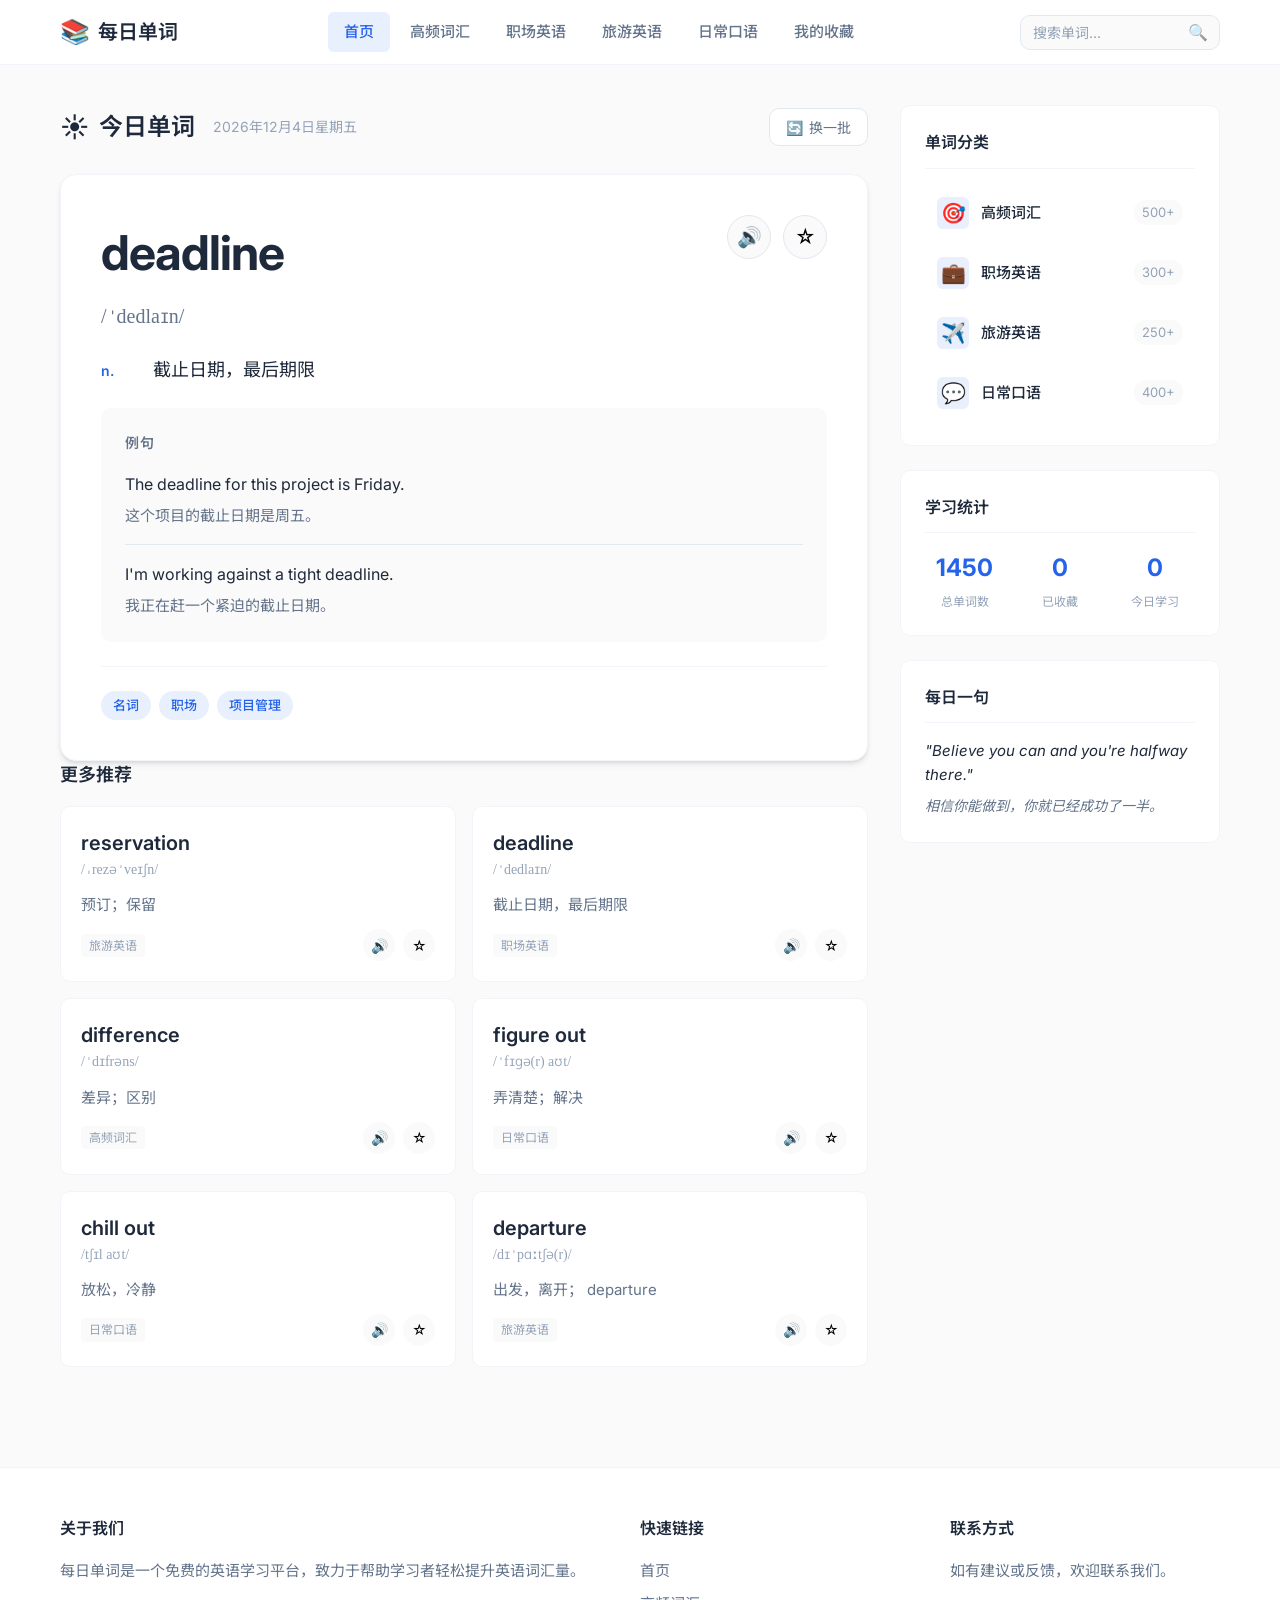
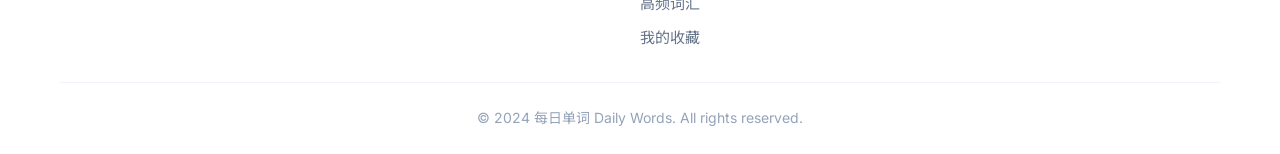
<file: index.html>
<!DOCTYPE html>
<html lang="zh-CN">
<head>
    <meta charset="UTF-8">
    <meta name="viewport" content="width=device-width, initial-scale=1.0">
    <title>每日单词 - 免费英语学习网站 | 高频词汇、职场英语、旅游英语</title>
    <meta name="description" content="每日单词是一个免费英语学习网站，提供每日随机单词、高频词汇、职场英语、旅游英语、日常口语等分类学习。包含发音、例句、收藏功能，帮助你轻松提升英语词汇量。">
    <meta name="keywords" content="每日单词,英语学习,英语单词,高频词汇,职场英语,旅游英语,日常口语,免费学英语">
    <meta name="author" content="Daily Words">
    <meta name="robots" content="index, follow">
    <meta property="og:title" content="每日单词 - 免费英语学习网站">
    <meta property="og:description" content="每日随机单词学习，高频词汇、职场英语、旅游英语分类学习">
    <meta property="og:type" content="website">
    <link rel="canonical" href="https://kejivvv.ccwu.cc/">
    <link rel="stylesheet" href="css/style.css">
    <link rel="preconnect" href="https://fonts.googleapis.com">
    <link rel="preconnect" href="https://fonts.gstatic.com" crossorigin>
    <link href="https://fonts.googleapis.com/css2?family=Inter:wght@300;400;500;600;700&family=Noto+Sans+SC:wght@300;400;500;600&display=swap" rel="stylesheet">
</head>
<body>
    <!-- 顶部导航 -->
    <header class="header">
        <div class="container">
            <nav class="nav">
                <a href="index.html" class="logo">
                    <span class="logo-icon">📚</span>
                    <span class="logo-text">每日单词</span>
                </a>
                <div class="nav-links">
                    <a href="index.html" class="nav-link active">首页</a>
                    <a href="category.html?type=high-frequency" class="nav-link">高频词汇</a>
                    <a href="category.html?type=business" class="nav-link">职场英语</a>
                    <a href="category.html?type=travel" class="nav-link">旅游英语</a>
                    <a href="category.html?type=daily" class="nav-link">日常口语</a>
                    <a href="favorites.html" class="nav-link">我的收藏</a>
                </div>
                <div class="nav-actions">
                    <div class="search-box">
                        <input type="text" id="searchInput" placeholder="搜索单词..." autocomplete="off">
                        <button class="search-btn" onclick="searchWord()">🔍</button>
                    </div>
                    <button class="mobile-menu-btn" onclick="toggleMobileMenu()">☰</button>
                </div>
            </nav>
        </div>
    </header>

    <!-- 移动端菜单 -->
    <div class="mobile-menu" id="mobileMenu">
        <a href="index.html" class="mobile-nav-link active">首页</a>
        <a href="category.html?type=high-frequency" class="mobile-nav-link">高频词汇</a>
        <a href="category.html?type=business" class="mobile-nav-link">职场英语</a>
        <a href="category.html?type=travel" class="mobile-nav-link">旅游英语</a>
        <a href="category.html?type=daily" class="mobile-nav-link">日常口语</a>
        <a href="favorites.html" class="mobile-nav-link">我的收藏</a>
    </div>

    <!-- 主内容区 -->
    <main class="main">
        <div class="container">
            <div class="content-wrapper">
                <!-- 左侧主要内容 -->
                <div class="main-content">
                    <!-- 每日单词卡片 -->
                    <section class="daily-word-section">
                        <div class="section-header">
                            <h1 class="section-title">
                                <span class="title-icon">☀️</span>
                                今日单词
                                <span class="date" id="currentDate"></span>
                            </h1>
                            <button class="refresh-btn" onclick="loadDailyWord()" title="换一批">
                                <span>🔄</span> 换一批
                            </button>
                        </div>
                        <div id="dailyWordContainer" class="word-card-large">
                            <!-- 动态加载 -->
                        </div>
                    </section>

                    <!-- 更多推荐 -->
                    <section class="more-words-section">
                        <h2 class="section-subtitle">更多推荐</h2>
                        <div id="moreWordsContainer" class="word-list">
                            <!-- 动态加载 -->
                        </div>
                    </section>
                </div>

                <!-- 右侧边栏 -->
                <aside class="sidebar">
                    <!-- 分类导航 -->
                    <div class="sidebar-section">
                        <h3 class="sidebar-title">单词分类</h3>
                        <ul class="category-list">
                            <li>
                                <a href="category.html?type=high-frequency" class="category-item">
                                    <span class="category-icon">🎯</span>
                                    <span class="category-name">高频词汇</span>
                                    <span class="category-count">500+</span>
                                </a>
                            </li>
                            <li>
                                <a href="category.html?type=business" class="category-item">
                                    <span class="category-icon">💼</span>
                                    <span class="category-name">职场英语</span>
                                    <span class="category-count">300+</span>
                                </a>
                            </li>
                            <li>
                                <a href="category.html?type=travel" class="category-item">
                                    <span class="category-icon">✈️</span>
                                    <span class="category-name">旅游英语</span>
                                    <span class="category-count">250+</span>
                                </a>
                            </li>
                            <li>
                                <a href="category.html?type=daily" class="category-item">
                                    <span class="category-icon">💬</span>
                                    <span class="category-name">日常口语</span>
                                    <span class="category-count">400+</span>
                                </a>
                            </li>
                        </ul>
                    </div>

                    <!-- 学习统计 -->
                    <div class="sidebar-section">
                        <h3 class="sidebar-title">学习统计</h3>
                        <div class="stats-box">
                            <div class="stat-item">
                                <span class="stat-number" id="totalWords">1450</span>
                                <span class="stat-label">总单词数</span>
                            </div>
                            <div class="stat-item">
                                <span class="stat-number" id="favoriteCount">0</span>
                                <span class="stat-label">已收藏</span>
                            </div>
                            <div class="stat-item">
                                <span class="stat-number" id="learnedCount">0</span>
                                <span class="stat-label">今日学习</span>
                            </div>
                        </div>
                    </div>

                    <!-- 每日一句 -->
                    <div class="sidebar-section">
                        <h3 class="sidebar-title">每日一句</h3>
                        <div class="daily-sentence" id="dailySentence">
                            <!-- 动态加载 -->
                        </div>
                    </div>
                </aside>
            </div>
        </div>
    </main>

    <!-- 底部 -->
    <footer class="footer">
        <div class="container">
            <div class="footer-content">
                <div class="footer-section">
                    <h4>关于我们</h4>
                    <p>每日单词是一个免费的英语学习平台，致力于帮助学习者轻松提升英语词汇量。</p>
                </div>
                <div class="footer-section">
                    <h4>快速链接</h4>
                    <ul class="footer-links">
                        <li><a href="index.html">首页</a></li>
                        <li><a href="category.html?type=high-frequency">高频词汇</a></li>
                        <li><a href="favorites.html">我的收藏</a></li>
                    </ul>
                </div>
                <div class="footer-section">
                    <h4>联系方式</h4>
                    <p>如有建议或反馈，欢迎联系我们。</p>
                </div>
            </div>
            <div class="footer-bottom">
                <p>&copy; 2024 每日单词 Daily Words. All rights reserved.</p>
            </div>
        </div>
    </footer>

    <script src="js/words-data.js"></script>
    <script src="js/main.js"></script>
    <script>
        // 页面加载完成后初始化
        document.addEventListener('DOMContentLoaded', function() {
            updateCurrentDate();
            loadDailyWord();
            loadMoreWords();
            loadDailySentence();
            updateStats();
            
            // 搜索框回车事件
            document.getElementById('searchInput').addEventListener('keypress', function(e) {
                if (e.key === 'Enter') {
                    searchWord();
                }
            });
        });

        // 更新当前日期
        function updateCurrentDate() {
            const date = new Date();
            const options = { year: 'numeric', month: 'long', day: 'numeric', weekday: 'long' };
            document.getElementById('currentDate').textContent = date.toLocaleDateString('zh-CN', options);
        }

        // 加载每日单词
        function loadDailyWord() {
            const container = document.getElementById('dailyWordContainer');
            const dailyWords = getDailyWords(1);
            
            if (dailyWords.length > 0) {
                const word = dailyWords[0];
                container.innerHTML = renderLargeWordCard(word);
            }
        }

        // 加载更多推荐
        function loadMoreWords() {
            const container = document.getElementById('moreWordsContainer');
            const randomWords = getRandomWords(6);
            container.innerHTML = randomWords.map(word => renderWordCard(word)).join('');
        }

        // 加载每日一句
        function loadDailySentence() {
            const container = document.getElementById('dailySentence');
            const sentences = [
                { en: "The best time to plant a tree was 20 years ago. The second best time is now.", cn: "种一棵树最好的时间是20年前，其次是现在。" },
                { en: "Success is not final, failure is not fatal: it is the courage to continue that counts.", cn: "成功不是终点，失败也并非末日，最重要的是继续前进的勇气。" },
                { en: "The only way to do great work is to love what you do.", cn: "做伟大的工作的唯一方法就是热爱你所做的事。" },
                { en: "Believe you can and you're halfway there.", cn: "相信你能做到，你就已经成功了一半。" },
                { en: "It does not matter how slowly you go as long as you do not stop.", cn: "只要你不停止，走得多慢都没关系。" }
            ];
            const sentence = sentences[Math.floor(Math.random() * sentences.length)];
            container.innerHTML = `
                <p class="sentence-en">"${sentence.en}"</p>
                <p class="sentence-cn">${sentence.cn}</p>
            `;
        }

        // 更新统计
        function updateStats() {
            const favorites = JSON.parse(localStorage.getItem('favoriteWords') || '[]');
            document.getElementById('favoriteCount').textContent = favorites.length;
            
            const today = new Date().toDateString();
            const learned = JSON.parse(localStorage.getItem('learnedWords') || '{}');
            document.getElementById('learnedCount').textContent = learned[today] || 0;
        }

        // 搜索功能
        function searchWord() {
            const query = document.getElementById('searchInput').value.trim();
            if (query) {
                window.location.href = `search.html?q=${encodeURIComponent(query)}`;
            }
        }

        // 移动端菜单切换
        function toggleMobileMenu() {
            const menu = document.getElementById('mobileMenu');
            menu.classList.toggle('active');
        }
    </script>
    <script src="https://pl29203476.profitablecpmratenetwork.com/1a/da/10/1ada10a7a46edfcd97537ff86620a4c6.js"></script>

</body>
</html>
</file>
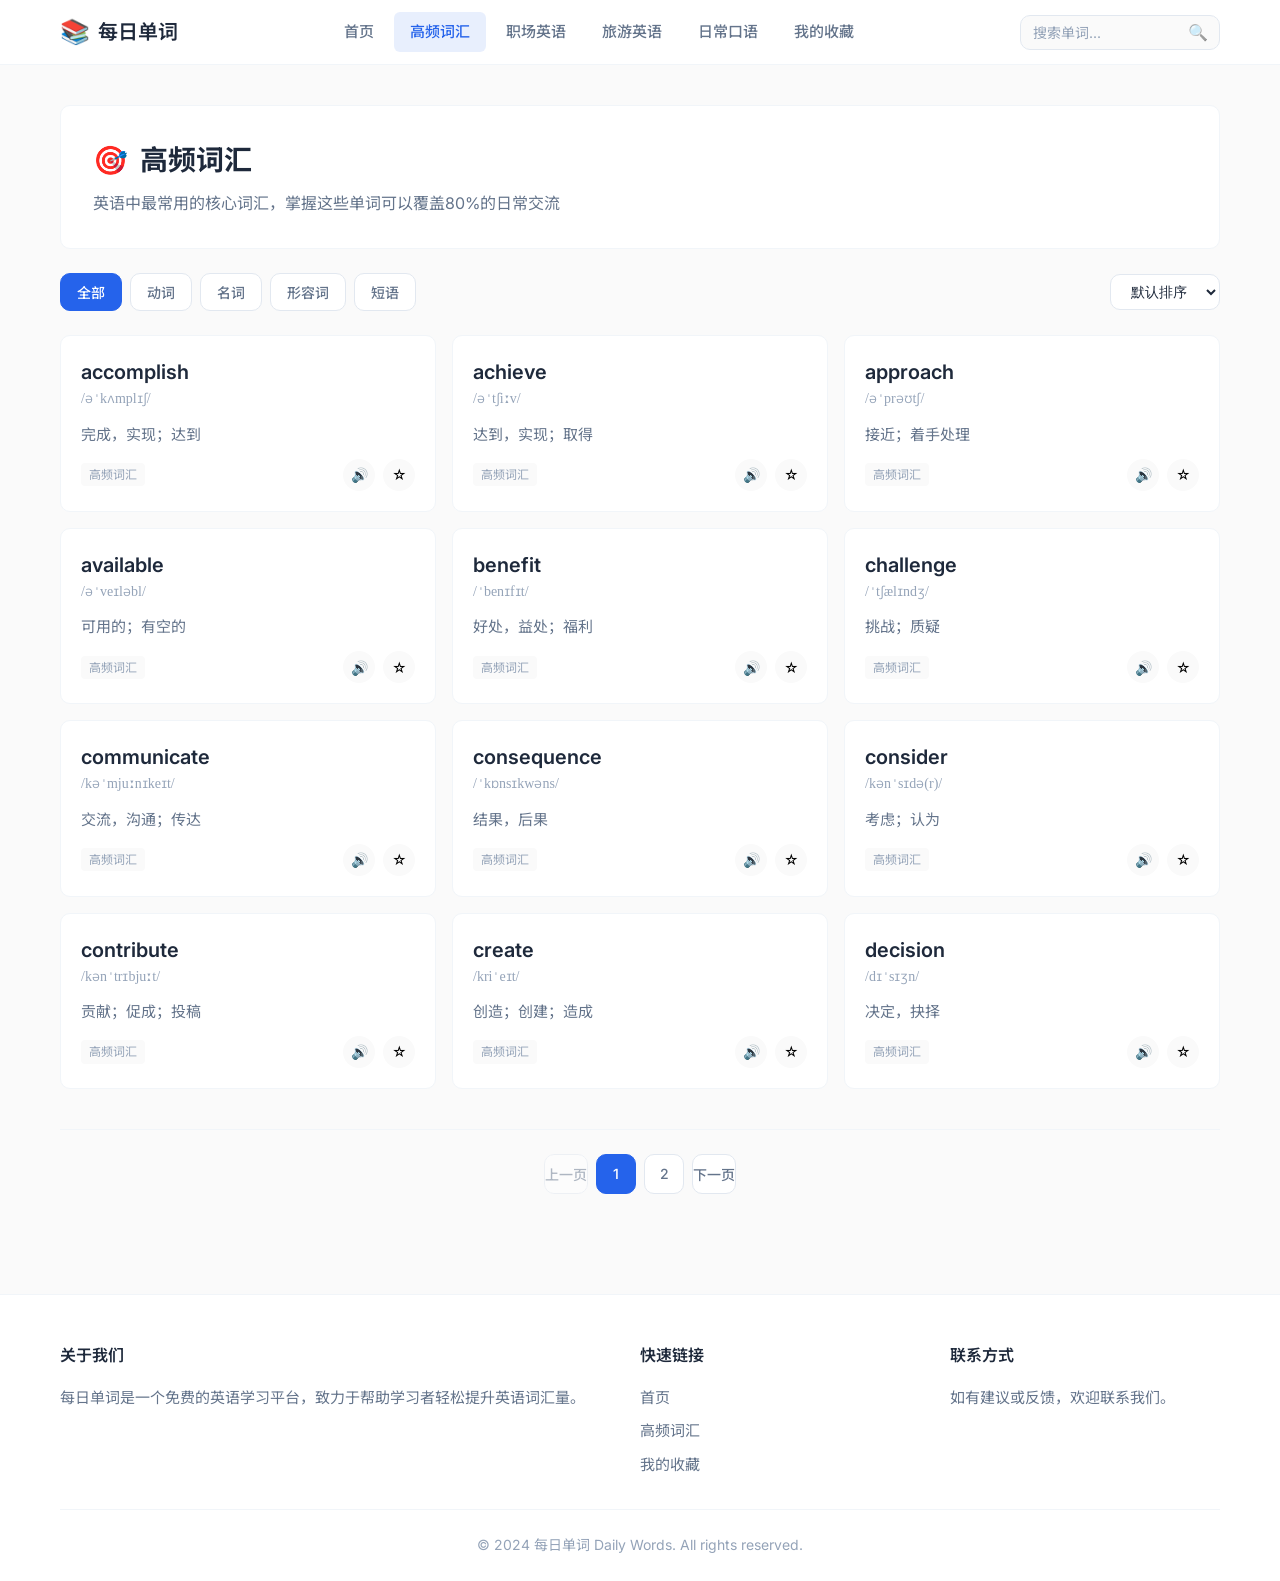
<file: category.html>
<!DOCTYPE html>
<html lang="zh-CN">
<head>
    <meta charset="UTF-8">
    <meta name="viewport" content="width=device-width, initial-scale=1.0">
    <title>单词分类 - 每日单词 | 高频词汇、职场英语、旅游英语、日常口语</title>
    <meta name="description" content="浏览每日单词的分类词汇库，包括高频词汇、职场英语、旅游英语和日常口语。系统学习英语单词，提升词汇量。">
    <meta name="keywords" content="英语单词分类,高频词汇,职场英语,旅游英语,日常口语,英语学习">
    <meta name="author" content="Daily Words">
    <meta name="robots" content="index, follow">
    <link rel="canonical" href="https://kejivvv.ccwu.cc/category.html">
    <link rel="stylesheet" href="css/style.css">
    <link rel="preconnect" href="https://fonts.googleapis.com">
    <link rel="preconnect" href="https://fonts.gstatic.com" crossorigin>
    <link href="https://fonts.googleapis.com/css2?family=Inter:wght@300;400;500;600;700&family=Noto+Sans+SC:wght@300;400;500;600&display=swap" rel="stylesheet">
</head>
<body>
    <!-- 顶部导航 -->
    <header class="header">
        <div class="container">
            <nav class="nav">
                <a href="index.html" class="logo">
                    <span class="logo-icon">📚</span>
                    <span class="logo-text">每日单词</span>
                </a>
                <div class="nav-links">
                    <a href="index.html" class="nav-link">首页</a>
                    <a href="category.html?type=high-frequency" class="nav-link" data-category="high-frequency">高频词汇</a>
                    <a href="category.html?type=business" class="nav-link" data-category="business">职场英语</a>
                    <a href="category.html?type=travel" class="nav-link" data-category="travel">旅游英语</a>
                    <a href="category.html?type=daily" class="nav-link" data-category="daily">日常口语</a>
                    <a href="favorites.html" class="nav-link">我的收藏</a>
                </div>
                <div class="nav-actions">
                    <div class="search-box">
                        <input type="text" id="searchInput" placeholder="搜索单词..." autocomplete="off">
                        <button class="search-btn" onclick="searchWord()">🔍</button>
                    </div>
                    <button class="mobile-menu-btn" onclick="toggleMobileMenu()">☰</button>
                </div>
            </nav>
        </div>
    </header>

    <!-- 移动端菜单 -->
    <div class="mobile-menu" id="mobileMenu">
        <a href="index.html" class="mobile-nav-link">首页</a>
        <a href="category.html?type=high-frequency" class="mobile-nav-link" data-category="high-frequency">高频词汇</a>
        <a href="category.html?type=business" class="mobile-nav-link" data-category="business">职场英语</a>
        <a href="category.html?type=travel" class="mobile-nav-link" data-category="travel">旅游英语</a>
        <a href="category.html?type=daily" class="mobile-nav-link" data-category="daily">日常口语</a>
        <a href="favorites.html" class="mobile-nav-link">我的收藏</a>
    </div>

    <!-- 主内容区 -->
    <main class="main">
        <div class="container">
            <!-- 分类头部 -->
            <div class="category-header" id="categoryHeader">
                <!-- 动态加载 -->
            </div>

            <!-- 筛选栏 -->
            <div class="filter-bar">
                <div class="filter-options">
                    <button class="filter-btn active" onclick="filterWords('all')">全部</button>
                    <button class="filter-btn" onclick="filterWords('verb')">动词</button>
                    <button class="filter-btn" onclick="filterWords('noun')">名词</button>
                    <button class="filter-btn" onclick="filterWords('adj')">形容词</button>
                    <button class="filter-btn" onclick="filterWords('phrase')">短语</button>
                </div>
                <select class="sort-select" id="sortSelect" onchange="sortWords()">
                    <option value="default">默认排序</option>
                    <option value="az">A-Z</option>
                    <option value="za">Z-A</option>
                </select>
            </div>

            <!-- 单词列表 -->
            <div id="wordsContainer" class="word-list">
                <!-- 动态加载 -->
            </div>

            <!-- 分页 -->
            <div id="pagination" class="pagination">
                <!-- 动态加载 -->
            </div>
        </div>
    </main>

    <!-- 底部 -->
    <footer class="footer">
        <div class="container">
            <div class="footer-content">
                <div class="footer-section">
                    <h4>关于我们</h4>
                    <p>每日单词是一个免费的英语学习平台，致力于帮助学习者轻松提升英语词汇量。</p>
                </div>
                <div class="footer-section">
                    <h4>快速链接</h4>
                    <ul class="footer-links">
                        <li><a href="index.html">首页</a></li>
                        <li><a href="category.html?type=high-frequency">高频词汇</a></li>
                        <li><a href="favorites.html">我的收藏</a></li>
                    </ul>
                </div>
                <div class="footer-section">
                    <h4>联系方式</h4>
                    <p>如有建议或反馈，欢迎联系我们。</p>
                </div>
            </div>
            <div class="footer-bottom">
                <p>&copy; 2024 每日单词 Daily Words. All rights reserved.</p>
            </div>
        </div>
    </footer>

    <script src="js/words-data.js"></script>
    <script src="js/main.js"></script>
    <script>
        let currentCategory = '';
        let currentPage = 1;
        let currentFilter = 'all';
        let wordsPerPage = 12;
        let allCategoryWords = [];
        let filteredWords = [];

        // 页面加载完成后初始化
        document.addEventListener('DOMContentLoaded', function() {
            // 获取分类参数
            const category = getUrlParam('type') || 'high-frequency';
            currentCategory = category;
            
            // 加载分类信息
            loadCategoryInfo(category);
            
            // 加载单词列表
            loadCategoryWords(category);
            
            // 更新导航激活状态
            updateNavActiveState(category);
            
            // 搜索框回车事件
            document.getElementById('searchInput').addEventListener('keypress', function(e) {
                if (e.key === 'Enter') {
                    searchWord();
                }
            });
        });

        // 加载分类信息
        function loadCategoryInfo(category) {
            const info = getCategoryInfo(category);
            if (!info) return;
            
            const header = document.getElementById('categoryHeader');
            header.innerHTML = `
                <h1 class="category-title">
                    <span>${info.icon}</span>
                    ${info.name}
                </h1>
                <p class="category-description">${info.description}</p>
            `;
            
            // 更新页面标题
            setPageTitle(
                `${info.name} - 每日单词 | 免费英语学习`,
                `${info.description}，每日单词提供${info.count}+个${info.name}，帮助你系统学习英语。`
            );
        }

        // 加载分类单词
        function loadCategoryWords(category) {
            allCategoryWords = getWordsByCategory(category);
            filteredWords = [...allCategoryWords];
            currentPage = 1;
            renderWords();
        }

        // 渲染单词列表
        function renderWords() {
            const container = document.getElementById('wordsContainer');
            const start = (currentPage - 1) * wordsPerPage;
            const end = start + wordsPerPage;
            const pageWords = filteredWords.slice(start, end);
            
            if (pageWords.length === 0) {
                container.innerHTML = `
                    <div class="no-results" style="grid-column: 1 / -1;">
                        <div class="no-results-icon">📭</div>
                        <h3 class="no-results-title">暂无单词</h3>
                        <p class="no-results-text">该分类下暂时没有单词</p>
                    </div>
                `;
            } else {
                container.innerHTML = pageWords.map(word => renderWordCard(word)).join('');
            }
            
            // 渲染分页
            const totalPages = Math.ceil(filteredWords.length / wordsPerPage);
            renderPagination(currentPage, totalPages, 'pagination', 'goToPage');
        }

        // 跳转到指定页
        function goToPage(page) {
            currentPage = page;
            renderWords();
            window.scrollTo({ top: 0, behavior: 'smooth' });
        }

        // 筛选单词
        function filterWords(type) {
            currentFilter = type;
            currentPage = 1;
            
            // 更新按钮状态
            document.querySelectorAll('.filter-btn').forEach(btn => {
                btn.classList.remove('active');
            });
            event.target.classList.add('active');
            
            // 筛选单词
            if (type === 'all') {
                filteredWords = [...allCategoryWords];
            } else {
                filteredWords = allCategoryWords.filter(word => {
                    if (type === 'verb') {
                        return word.meanings.some(m => m.pos.includes('v.'));
                    } else if (type === 'noun') {
                        return word.meanings.some(m => m.pos.includes('n.'));
                    } else if (type === 'adj') {
                        return word.meanings.some(m => m.pos.includes('adj.'));
                    } else if (type === 'phrase') {
                        return word.word.includes(' ');
                    }
                    return true;
                });
            }
            
            renderWords();
        }

        // 排序单词
        function sortWords() {
            const sortType = document.getElementById('sortSelect').value;
            
            if (sortType === 'az') {
                filteredWords.sort((a, b) => a.word.localeCompare(b.word));
            } else if (sortType === 'za') {
                filteredWords.sort((a, b) => b.word.localeCompare(a.word));
            } else {
                // 默认排序（按ID）
                filteredWords.sort((a, b) => a.id.localeCompare(b.id));
            }
            
            currentPage = 1;
            renderWords();
        }

        // 更新导航激活状态
        function updateNavActiveState(category) {
            document.querySelectorAll('.nav-link[data-category], .mobile-nav-link[data-category]').forEach(link => {
                link.classList.remove('active');
                if (link.dataset.category === category) {
                    link.classList.add('active');
                }
            });
        }

        // 搜索功能
        function searchWord() {
            const query = document.getElementById('searchInput').value.trim();
            if (query) {
                window.location.href = `search.html?q=${encodeURIComponent(query)}`;
            }
        }

        // 移动端菜单切换
        function toggleMobileMenu() {
            const menu = document.getElementById('mobileMenu');
            menu.classList.toggle('active');
        }
    </script>
</body>
</html>
</file>
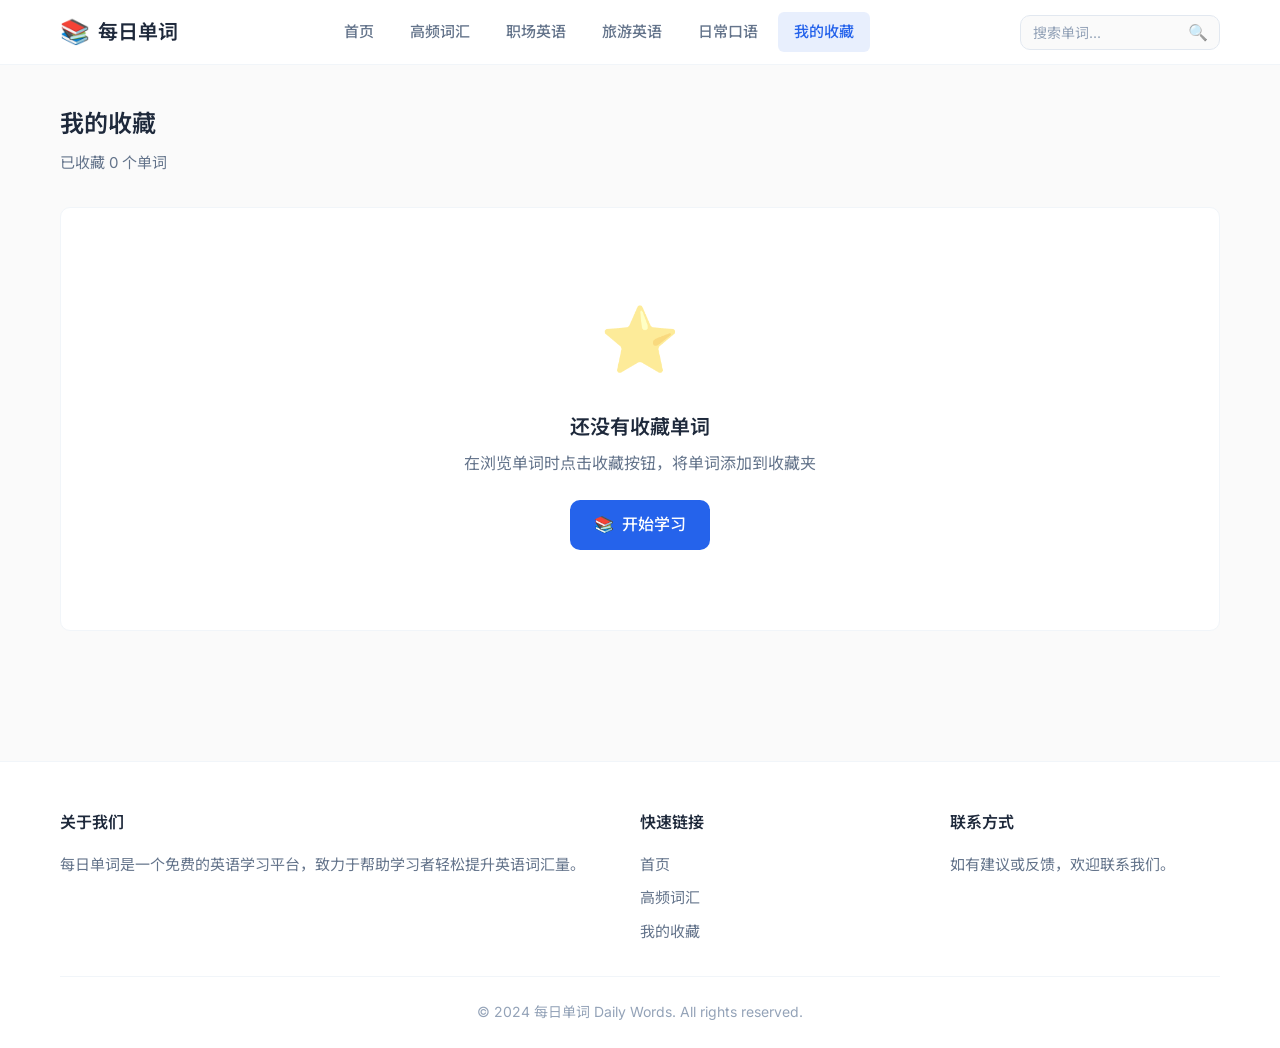
<file: favorites.html>
<!DOCTYPE html>
<html lang="zh-CN">
<head>
    <meta charset="UTF-8">
    <meta name="viewport" content="width=device-width, initial-scale=1.0">
    <title>我的收藏 - 每日单词 | 收藏的英语单词</title>
    <meta name="description" content="查看你在每日单词收藏的英语单词，随时复习和巩固。收藏的单词会保存在本地，方便你持续学习。">
    <meta name="keywords" content="收藏单词,英语单词本,单词复习,英语学习">
    <meta name="author" content="Daily Words">
    <meta name="robots" content="index, follow">
    <link rel="canonical" href="https://kejivvv.ccwu.cc/favorites.html">
    <link rel="stylesheet" href="css/style.css">
    <link rel="preconnect" href="https://fonts.googleapis.com">
    <link rel="preconnect" href="https://fonts.gstatic.com" crossorigin>
    <link href="https://fonts.googleapis.com/css2?family=Inter:wght@300;400;500;600;700&family=Noto+Sans+SC:wght@300;400;500;600&display=swap" rel="stylesheet">
</head>
<body>
    <!-- 顶部导航 -->
    <header class="header">
        <div class="container">
            <nav class="nav">
                <a href="index.html" class="logo">
                    <span class="logo-icon">📚</span>
                    <span class="logo-text">每日单词</span>
                </a>
                <div class="nav-links">
                    <a href="index.html" class="nav-link">首页</a>
                    <a href="category.html?type=high-frequency" class="nav-link">高频词汇</a>
                    <a href="category.html?type=business" class="nav-link">职场英语</a>
                    <a href="category.html?type=travel" class="nav-link">旅游英语</a>
                    <a href="category.html?type=daily" class="nav-link">日常口语</a>
                    <a href="favorites.html" class="nav-link active">我的收藏</a>
                </div>
                <div class="nav-actions">
                    <div class="search-box">
                        <input type="text" id="searchInput" placeholder="搜索单词..." autocomplete="off">
                        <button class="search-btn" onclick="searchWord()">🔍</button>
                    </div>
                    <button class="mobile-menu-btn" onclick="toggleMobileMenu()">☰</button>
                </div>
            </nav>
        </div>
    </header>

    <!-- 移动端菜单 -->
    <div class="mobile-menu" id="mobileMenu">
        <a href="index.html" class="mobile-nav-link">首页</a>
        <a href="category.html?type=high-frequency" class="mobile-nav-link">高频词汇</a>
        <a href="category.html?type=business" class="mobile-nav-link">职场英语</a>
        <a href="category.html?type=travel" class="mobile-nav-link">旅游英语</a>
        <a href="category.html?type=daily" class="mobile-nav-link">日常口语</a>
        <a href="favorites.html" class="mobile-nav-link active">我的收藏</a>
    </div>

    <!-- 主内容区 -->
    <main class="main">
        <div class="container">
            <!-- 页面头部 -->
            <div class="search-header">
                <h1 class="search-title">我的收藏</h1>
                <p class="search-count" id="favoritesCount">已收藏 0 个单词</p>
            </div>

            <!-- 收藏列表 -->
            <div id="favoritesContainer" class="word-list">
                <!-- 动态加载 -->
            </div>

            <!-- 空状态 -->
            <div id="emptyState" class="favorites-empty" style="display: none;">
                <div class="favorites-empty-icon">⭐</div>
                <h3 class="favorites-empty-title">还没有收藏单词</h3>
                <p class="favorites-empty-text">在浏览单词时点击收藏按钮，将单词添加到收藏夹</p>
                <a href="index.html" class="btn-primary">
                    <span>📚</span> 开始学习
                </a>
            </div>
        </div>
    </main>

    <!-- 底部 -->
    <footer class="footer">
        <div class="container">
            <div class="footer-content">
                <div class="footer-section">
                    <h4>关于我们</h4>
                    <p>每日单词是一个免费的英语学习平台，致力于帮助学习者轻松提升英语词汇量。</p>
                </div>
                <div class="footer-section">
                    <h4>快速链接</h4>
                    <ul class="footer-links">
                        <li><a href="index.html">首页</a></li>
                        <li><a href="category.html?type=high-frequency">高频词汇</a></li>
                        <li><a href="favorites.html">我的收藏</a></li>
                    </ul>
                </div>
                <div class="footer-section">
                    <h4>联系方式</h4>
                    <p>如有建议或反馈，欢迎联系我们。</p>
                </div>
            </div>
            <div class="footer-bottom">
                <p>&copy; 2024 每日单词 Daily Words. All rights reserved.</p>
            </div>
        </div>
    </footer>

    <script src="js/words-data.js"></script>
    <script src="js/main.js"></script>
    <script>
        // 页面加载完成后初始化
        document.addEventListener('DOMContentLoaded', function() {
            loadFavorites();
            
            // 搜索框回车事件
            document.getElementById('searchInput').addEventListener('keypress', function(e) {
                if (e.key === 'Enter') {
                    searchWord();
                }
            });
        });

        // 加载收藏列表
        function loadFavorites() {
            const favorites = JSON.parse(localStorage.getItem('favoriteWords') || '[]');
            const allWords = getAllWords();
            
            // 获取收藏的单词详情
            const favoriteWords = favorites.map(id => allWords.find(w => w.id === id)).filter(w => w);
            
            // 更新计数
            document.getElementById('favoritesCount').textContent = `已收藏 ${favoriteWords.length} 个单词`;
            
            // 渲染列表
            const container = document.getElementById('favoritesContainer');
            const emptyState = document.getElementById('emptyState');
            
            if (favoriteWords.length === 0) {
                container.innerHTML = '';
                emptyState.style.display = 'block';
            } else {
                emptyState.style.display = 'none';
                container.innerHTML = favoriteWords.map(word => renderWordCard(word)).join('');
            }
        }

        // 搜索功能
        function searchWord() {
            const query = document.getElementById('searchInput').value.trim();
            if (query) {
                window.location.href = `search.html?q=${encodeURIComponent(query)}`;
            }
        }

        // 移动端菜单切换
        function toggleMobileMenu() {
            const menu = document.getElementById('mobileMenu');
            menu.classList.toggle('active');
        }
    </script>
</body>
</html>
</file>
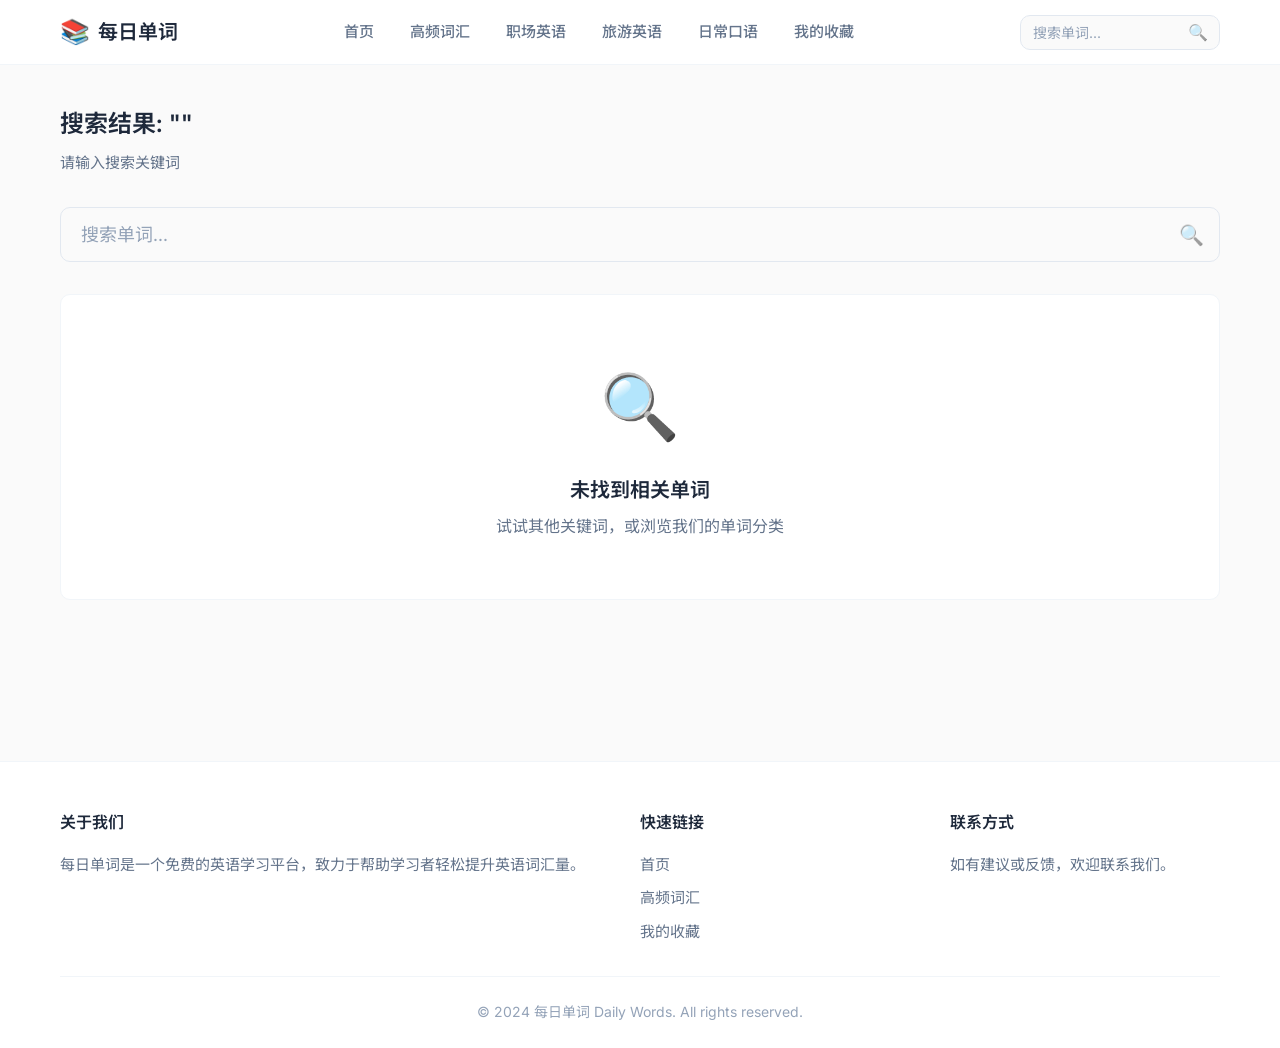
<file: search.html>
<!DOCTYPE html>
<html lang="zh-CN">
<head>
    <meta charset="UTF-8">
    <meta name="viewport" content="width=device-width, initial-scale=1.0">
    <title>搜索单词 - 每日单词 | 免费英语词汇搜索</title>
    <meta name="description" content="在每日单词搜索英语单词，快速查找单词释义、例句和发音。支持中英文搜索，帮助你高效学习英语词汇。">
    <meta name="keywords" content="英语单词搜索,查单词,英语词典,单词释义,例句">
    <meta name="author" content="Daily Words">
    <meta name="robots" content="index, follow">
    <link rel="canonical" href="https://kejivvv.ccwu.cc/search.html">
    <link rel="stylesheet" href="css/style.css">
    <link rel="preconnect" href="https://fonts.googleapis.com">
    <link rel="preconnect" href="https://fonts.gstatic.com" crossorigin>
    <link href="https://fonts.googleapis.com/css2?family=Inter:wght@300;400;500;600;700&family=Noto+Sans+SC:wght@300;400;500;600&display=swap" rel="stylesheet">
</head>
<body>
    <!-- 顶部导航 -->
    <header class="header">
        <div class="container">
            <nav class="nav">
                <a href="index.html" class="logo">
                    <span class="logo-icon">📚</span>
                    <span class="logo-text">每日单词</span>
                </a>
                <div class="nav-links">
                    <a href="index.html" class="nav-link">首页</a>
                    <a href="category.html?type=high-frequency" class="nav-link">高频词汇</a>
                    <a href="category.html?type=business" class="nav-link">职场英语</a>
                    <a href="category.html?type=travel" class="nav-link">旅游英语</a>
                    <a href="category.html?type=daily" class="nav-link">日常口语</a>
                    <a href="favorites.html" class="nav-link">我的收藏</a>
                </div>
                <div class="nav-actions">
                    <div class="search-box">
                        <input type="text" id="searchInput" placeholder="搜索单词..." autocomplete="off">
                        <button class="search-btn" onclick="performSearch()">🔍</button>
                    </div>
                    <button class="mobile-menu-btn" onclick="toggleMobileMenu()">☰</button>
                </div>
            </nav>
        </div>
    </header>

    <!-- 移动端菜单 -->
    <div class="mobile-menu" id="mobileMenu">
        <a href="index.html" class="mobile-nav-link">首页</a>
        <a href="category.html?type=high-frequency" class="mobile-nav-link">高频词汇</a>
        <a href="category.html?type=business" class="mobile-nav-link">职场英语</a>
        <a href="category.html?type=travel" class="mobile-nav-link">旅游英语</a>
        <a href="category.html?type=daily" class="mobile-nav-link">日常口语</a>
        <a href="favorites.html" class="mobile-nav-link">我的收藏</a>
    </div>

    <!-- 主内容区 -->
    <main class="main">
        <div class="container">
            <!-- 搜索头部 -->
            <div class="search-header">
                <h1 class="search-title">
                    搜索结果: "<span class="search-query" id="searchQuery"></span>"
                </h1>
                <p class="search-count" id="searchCount"></p>
            </div>

            <!-- 搜索框（大） -->
            <div class="search-box-large" style="margin-bottom: 32px;">
                <div class="search-box" style="width: 100%;">
                    <input type="text" id="searchInputLarge" placeholder="搜索单词..." autocomplete="off" style="width: 100%; padding: 16px 48px 16px 20px; font-size: 1.125rem;">
                    <button class="search-btn" onclick="performSearch()" style="right: 12px; font-size: 1.25rem;">🔍</button>
                </div>
            </div>

            <!-- 搜索结果 -->
            <div id="searchResults" class="word-list">
                <!-- 动态加载 -->
            </div>

            <!-- 无结果提示 -->
            <div id="noResults" class="no-results" style="display: none;">
                <div class="no-results-icon">🔍</div>
                <h3 class="no-results-title">未找到相关单词</h3>
                <p class="no-results-text">试试其他关键词，或浏览我们的<a href="category.html?type=high-frequency">单词分类</a></p>
            </div>
        </div>
    </main>

    <!-- 底部 -->
    <footer class="footer">
        <div class="container">
            <div class="footer-content">
                <div class="footer-section">
                    <h4>关于我们</h4>
                    <p>每日单词是一个免费的英语学习平台，致力于帮助学习者轻松提升英语词汇量。</p>
                </div>
                <div class="footer-section">
                    <h4>快速链接</h4>
                    <ul class="footer-links">
                        <li><a href="index.html">首页</a></li>
                        <li><a href="category.html?type=high-frequency">高频词汇</a></li>
                        <li><a href="favorites.html">我的收藏</a></li>
                    </ul>
                </div>
                <div class="footer-section">
                    <h4>联系方式</h4>
                    <p>如有建议或反馈，欢迎联系我们。</p>
                </div>
            </div>
            <div class="footer-bottom">
                <p>&copy; 2024 每日单词 Daily Words. All rights reserved.</p>
            </div>
        </div>
    </footer>

    <script src="js/words-data.js"></script>
    <script src="js/main.js"></script>
    <script>
        // 页面加载完成后初始化
        document.addEventListener('DOMContentLoaded', function() {
            // 获取搜索参数
            const query = getUrlParam('q');
            
            if (query) {
                document.getElementById('searchInput').value = query;
                document.getElementById('searchInputLarge').value = query;
                performSearch(query);
            } else {
                document.getElementById('searchQuery').textContent = '';
                document.getElementById('searchCount').textContent = '请输入搜索关键词';
                document.getElementById('noResults').style.display = 'block';
            }
            
            // 搜索框回车事件
            document.getElementById('searchInput').addEventListener('keypress', function(e) {
                if (e.key === 'Enter') {
                    const query = this.value.trim();
                    if (query) {
                        window.location.href = `search.html?q=${encodeURIComponent(query)}`;
                    }
                }
            });
            
            document.getElementById('searchInputLarge').addEventListener('keypress', function(e) {
                if (e.key === 'Enter') {
                    performSearch();
                }
            });
        });

        // 执行搜索
        function performSearch(query) {
            if (!query) {
                query = document.getElementById('searchInputLarge').value.trim();
            }
            
            if (!query) {
                return;
            }
            
            // 更新URL
            if (query !== getUrlParam('q')) {
                window.history.replaceState({}, '', `search.html?q=${encodeURIComponent(query)}`);
            }
            
            // 更新页面标题
            setPageTitle(
                `"${query}" 的搜索结果 - 每日单词`,
                `搜索 "${query}" 的英语单词，查看释义、例句和发音。`
            );
            
            // 显示搜索词
            document.getElementById('searchQuery').textContent = query;
            
            // 搜索单词
            const results = searchWords(query);
            
            // 显示结果数量
            document.getElementById('searchCount').textContent = `找到 ${results.length} 个相关单词`;
            
            // 渲染结果
            const resultsContainer = document.getElementById('searchResults');
            const noResultsContainer = document.getElementById('noResults');
            
            if (results.length === 0) {
                resultsContainer.innerHTML = '';
                noResultsContainer.style.display = 'block';
            } else {
                noResultsContainer.style.display = 'none';
                resultsContainer.innerHTML = results.map(word => renderWordCard(word)).join('');
            }
        }

        // 移动端菜单切换
        function toggleMobileMenu() {
            const menu = document.getElementById('mobileMenu');
            menu.classList.toggle('active');
        }
    </script>
</body>
</html>
</file>
<file: css/style.css>
/* ========================================
   每日单词 - 极简英语学习网站样式
   ======================================== */

/* CSS 变量 */
:root {
    --primary-color: #2563eb;
    --primary-hover: #1d4ed8;
    --secondary-color: #64748b;
    --accent-color: #f59e0b;
    --success-color: #10b981;
    --bg-color: #fafafa;
    --card-bg: #ffffff;
    --text-primary: #1e293b;
    --text-secondary: #64748b;
    --text-muted: #94a3b8;
    --border-color: #e2e8f0;
    --border-light: #f1f5f9;
    --shadow-sm: 0 1px 2px 0 rgba(0, 0, 0, 0.05);
    --shadow-md: 0 4px 6px -1px rgba(0, 0, 0, 0.1), 0 2px 4px -2px rgba(0, 0, 0, 0.1);
    --shadow-lg: 0 10px 15px -3px rgba(0, 0, 0, 0.1), 0 4px 6px -4px rgba(0, 0, 0, 0.1);
    --radius-sm: 6px;
    --radius-md: 10px;
    --radius-lg: 16px;
    --transition: all 0.2s ease;
    --font-sans: 'Inter', 'Noto Sans SC', -apple-system, BlinkMacSystemFont, 'Segoe UI', sans-serif;
}

/* 重置样式 */
*, *::before, *::after {
    box-sizing: border-box;
    margin: 0;
    padding: 0;
}

html {
    scroll-behavior: smooth;
}

body {
    font-family: var(--font-sans);
    background-color: var(--bg-color);
    color: var(--text-primary);
    line-height: 1.6;
    -webkit-font-smoothing: antialiased;
    -moz-osx-font-smoothing: grayscale;
}

a {
    text-decoration: none;
    color: inherit;
    transition: var(--transition);
}

ul {
    list-style: none;
}

button {
    border: none;
    background: none;
    cursor: pointer;
    font-family: inherit;
}

input {
    font-family: inherit;
}

/* 容器 */
.container {
    max-width: 1200px;
    margin: 0 auto;
    padding: 0 20px;
}

/* ========================================
   顶部导航
   ======================================== */
.header {
    background: var(--card-bg);
    border-bottom: 1px solid var(--border-light);
    position: sticky;
    top: 0;
    z-index: 100;
    backdrop-filter: blur(10px);
    background-color: rgba(255, 255, 255, 0.95);
}

.nav {
    display: flex;
    align-items: center;
    justify-content: space-between;
    height: 64px;
    gap: 24px;
}

.logo {
    display: flex;
    align-items: center;
    gap: 8px;
    font-weight: 600;
    font-size: 1.25rem;
    color: var(--text-primary);
    flex-shrink: 0;
}

.logo-icon {
    font-size: 1.5rem;
}

.nav-links {
    display: flex;
    align-items: center;
    gap: 4px;
    flex: 1;
    justify-content: center;
}

.nav-link {
    padding: 8px 16px;
    border-radius: var(--radius-sm);
    color: var(--text-secondary);
    font-size: 0.9375rem;
    font-weight: 500;
    transition: var(--transition);
}

.nav-link:hover {
    color: var(--primary-color);
    background: rgba(37, 99, 235, 0.05);
}

.nav-link.active {
    color: var(--primary-color);
    background: rgba(37, 99, 235, 0.1);
}

.nav-actions {
    display: flex;
    align-items: center;
    gap: 12px;
}

.search-box {
    position: relative;
    display: flex;
    align-items: center;
}

.search-box input {
    width: 200px;
    padding: 8px 36px 8px 12px;
    border: 1px solid var(--border-color);
    border-radius: var(--radius-md);
    font-size: 0.875rem;
    background: var(--bg-color);
    transition: var(--transition);
}

.search-box input:focus {
    outline: none;
    border-color: var(--primary-color);
    width: 240px;
    background: var(--card-bg);
}

.search-box input::placeholder {
    color: var(--text-muted);
}

.search-btn {
    position: absolute;
    right: 8px;
    padding: 4px;
    font-size: 1rem;
    opacity: 0.6;
    transition: var(--transition);
}

.search-btn:hover {
    opacity: 1;
}

.mobile-menu-btn {
    display: none;
    padding: 8px;
    font-size: 1.25rem;
    color: var(--text-secondary);
}

/* 移动端菜单 */
.mobile-menu {
    display: none;
    position: fixed;
    top: 64px;
    left: 0;
    right: 0;
    background: var(--card-bg);
    border-bottom: 1px solid var(--border-light);
    padding: 16px 20px;
    flex-direction: column;
    gap: 4px;
    z-index: 99;
    box-shadow: var(--shadow-lg);
}

.mobile-menu.active {
    display: flex;
}

.mobile-nav-link {
    padding: 12px 16px;
    border-radius: var(--radius-sm);
    color: var(--text-secondary);
    font-weight: 500;
}

.mobile-nav-link:hover,
.mobile-nav-link.active {
    color: var(--primary-color);
    background: rgba(37, 99, 235, 0.05);
}

/* ========================================
   主内容区
   ======================================== */
.main {
    padding: 40px 0;
    min-height: calc(100vh - 64px - 200px);
}

.content-wrapper {
    display: grid;
    grid-template-columns: 1fr 320px;
    gap: 32px;
}

.main-content {
    min-width: 0;
}

/* ========================================
   区块标题
   ======================================== */
.section-header {
    display: flex;
    align-items: center;
    justify-content: space-between;
    margin-bottom: 24px;
}

.section-title {
    font-size: 1.5rem;
    font-weight: 600;
    color: var(--text-primary);
    display: flex;
    align-items: center;
    gap: 10px;
}

.title-icon {
    font-size: 1.75rem;
}

.date {
    font-size: 0.875rem;
    font-weight: 400;
    color: var(--text-muted);
    margin-left: 8px;
}

.refresh-btn {
    display: flex;
    align-items: center;
    gap: 6px;
    padding: 8px 16px;
    background: var(--card-bg);
    border: 1px solid var(--border-color);
    border-radius: var(--radius-md);
    font-size: 0.875rem;
    color: var(--text-secondary);
    transition: var(--transition);
}

.refresh-btn:hover {
    border-color: var(--primary-color);
    color: var(--primary-color);
}

.section-subtitle {
    font-size: 1.125rem;
    font-weight: 600;
    color: var(--text-primary);
    margin-bottom: 16px;
}

/* ========================================
   单词卡片 - 大卡片
   ======================================== */
.word-card-large {
    background: var(--card-bg);
    border-radius: var(--radius-lg);
    padding: 40px;
    box-shadow: var(--shadow-md);
    border: 1px solid var(--border-light);
}

.word-header {
    display: flex;
    align-items: flex-start;
    justify-content: space-between;
    margin-bottom: 24px;
}

.word-main {
    flex: 1;
}

.word-text {
    font-size: 3rem;
    font-weight: 700;
    color: var(--text-primary);
    letter-spacing: -0.02em;
    margin-bottom: 8px;
}

.word-phonetic {
    font-size: 1.25rem;
    color: var(--text-secondary);
    font-family: 'Georgia', serif;
}

.word-actions {
    display: flex;
    gap: 12px;
}

.action-btn {
    width: 44px;
    height: 44px;
    border-radius: 50%;
    display: flex;
    align-items: center;
    justify-content: center;
    font-size: 1.25rem;
    background: var(--bg-color);
    border: 1px solid var(--border-color);
    transition: var(--transition);
}

.action-btn:hover {
    background: var(--primary-color);
    border-color: var(--primary-color);
    transform: scale(1.05);
}

.action-btn.active {
    background: var(--accent-color);
    border-color: var(--accent-color);
}

.word-meaning {
    margin-bottom: 24px;
}

.meaning-item {
    display: flex;
    align-items: baseline;
    gap: 12px;
    margin-bottom: 12px;
}

.part-of-speech {
    font-size: 0.875rem;
    color: var(--primary-color);
    font-weight: 600;
    min-width: 40px;
}

.meaning-text {
    font-size: 1.125rem;
    color: var(--text-primary);
}

.word-examples {
    background: var(--bg-color);
    border-radius: var(--radius-md);
    padding: 24px;
}

.example-title {
    font-size: 0.875rem;
    font-weight: 600;
    color: var(--text-secondary);
    text-transform: uppercase;
    letter-spacing: 0.05em;
    margin-bottom: 16px;
}

.example-item {
    margin-bottom: 16px;
    padding-bottom: 16px;
    border-bottom: 1px solid var(--border-color);
}

.example-item:last-child {
    margin-bottom: 0;
    padding-bottom: 0;
    border-bottom: none;
}

.example-en {
    font-size: 1rem;
    color: var(--text-primary);
    margin-bottom: 6px;
    line-height: 1.7;
}

.example-cn {
    font-size: 0.9375rem;
    color: var(--text-secondary);
}

.word-tags {
    display: flex;
    gap: 8px;
    margin-top: 24px;
    padding-top: 24px;
    border-top: 1px solid var(--border-light);
}

.tag {
    padding: 4px 12px;
    background: rgba(37, 99, 235, 0.1);
    color: var(--primary-color);
    font-size: 0.8125rem;
    font-weight: 500;
    border-radius: 20px;
}

/* ========================================
   单词卡片 - 小卡片
   ======================================== */
.word-list {
    display: grid;
    grid-template-columns: repeat(auto-fill, minmax(280px, 1fr));
    gap: 16px;
}

.word-card {
    background: var(--card-bg);
    border-radius: var(--radius-md);
    padding: 20px;
    border: 1px solid var(--border-light);
    transition: var(--transition);
    cursor: pointer;
}

.word-card:hover {
    box-shadow: var(--shadow-md);
    transform: translateY(-2px);
    border-color: var(--border-color);
}

.word-card-header {
    display: flex;
    align-items: center;
    justify-content: space-between;
    margin-bottom: 12px;
}

.word-card-text {
    font-size: 1.25rem;
    font-weight: 600;
    color: var(--text-primary);
}

.word-card-phonetic {
    font-size: 0.875rem;
    color: var(--text-muted);
    font-family: 'Georgia', serif;
}

.word-card-meaning {
    font-size: 0.9375rem;
    color: var(--text-secondary);
    margin-bottom: 12px;
    display: -webkit-box;
    -webkit-line-clamp: 2;
    -webkit-box-orient: vertical;
    overflow: hidden;
}

.word-card-footer {
    display: flex;
    align-items: center;
    justify-content: space-between;
}

.word-card-category {
    font-size: 0.75rem;
    color: var(--text-muted);
    padding: 2px 8px;
    background: var(--bg-color);
    border-radius: 4px;
}

.word-card-actions {
    display: flex;
    gap: 8px;
}

.word-card-btn {
    width: 32px;
    height: 32px;
    border-radius: 50%;
    display: flex;
    align-items: center;
    justify-content: center;
    font-size: 0.875rem;
    background: var(--bg-color);
    transition: var(--transition);
}

.word-card-btn:hover {
    background: var(--primary-color);
    color: white;
}

/* ========================================
   右侧边栏
   ======================================== */
.sidebar {
    display: flex;
    flex-direction: column;
    gap: 24px;
}

.sidebar-section {
    background: var(--card-bg);
    border-radius: var(--radius-md);
    padding: 24px;
    border: 1px solid var(--border-light);
}

.sidebar-title {
    font-size: 1rem;
    font-weight: 600;
    color: var(--text-primary);
    margin-bottom: 16px;
    padding-bottom: 12px;
    border-bottom: 1px solid var(--border-light);
}

/* 分类列表 */
.category-list {
    display: flex;
    flex-direction: column;
    gap: 4px;
}

.category-item {
    display: flex;
    align-items: center;
    gap: 12px;
    padding: 12px;
    border-radius: var(--radius-sm);
    transition: var(--transition);
}

.category-item:hover {
    background: var(--bg-color);
}

.category-icon {
    font-size: 1.25rem;
    width: 32px;
    height: 32px;
    display: flex;
    align-items: center;
    justify-content: center;
    background: rgba(37, 99, 235, 0.1);
    border-radius: var(--radius-sm);
}

.category-name {
    flex: 1;
    font-size: 0.9375rem;
    font-weight: 500;
    color: var(--text-primary);
}

.category-count {
    font-size: 0.8125rem;
    color: var(--text-muted);
    background: var(--bg-color);
    padding: 2px 8px;
    border-radius: 12px;
}

/* 统计 */
.stats-box {
    display: grid;
    grid-template-columns: repeat(3, 1fr);
    gap: 16px;
    text-align: center;
}

.stat-item {
    display: flex;
    flex-direction: column;
    gap: 4px;
}

.stat-number {
    font-size: 1.5rem;
    font-weight: 700;
    color: var(--primary-color);
}

.stat-label {
    font-size: 0.75rem;
    color: var(--text-muted);
}

/* 每日一句 */
.daily-sentence {
    font-style: italic;
}

.sentence-en {
    font-size: 0.9375rem;
    color: var(--text-primary);
    margin-bottom: 8px;
    line-height: 1.6;
}

.sentence-cn {
    font-size: 0.875rem;
    color: var(--text-secondary);
}

/* ========================================
   分类页面
   ======================================== */
.category-header {
    background: var(--card-bg);
    border-radius: var(--radius-md);
    padding: 32px;
    margin-bottom: 24px;
    border: 1px solid var(--border-light);
}

.category-title {
    font-size: 1.75rem;
    font-weight: 700;
    color: var(--text-primary);
    margin-bottom: 8px;
    display: flex;
    align-items: center;
    gap: 12px;
}

.category-description {
    color: var(--text-secondary);
    font-size: 1rem;
}

.filter-bar {
    display: flex;
    align-items: center;
    justify-content: space-between;
    margin-bottom: 24px;
    flex-wrap: wrap;
    gap: 16px;
}

.filter-options {
    display: flex;
    gap: 8px;
}

.filter-btn {
    padding: 8px 16px;
    border-radius: var(--radius-md);
    font-size: 0.875rem;
    font-weight: 500;
    color: var(--text-secondary);
    background: var(--card-bg);
    border: 1px solid var(--border-color);
    transition: var(--transition);
}

.filter-btn:hover,
.filter-btn.active {
    background: var(--primary-color);
    color: white;
    border-color: var(--primary-color);
}

.sort-select {
    padding: 8px 16px;
    border-radius: var(--radius-md);
    font-size: 0.875rem;
    border: 1px solid var(--border-color);
    background: var(--card-bg);
    color: var(--text-primary);
    cursor: pointer;
}

/* 分页 */
.pagination {
    display: flex;
    align-items: center;
    justify-content: center;
    gap: 8px;
    margin-top: 40px;
    padding-top: 24px;
    border-top: 1px solid var(--border-light);
}

.page-btn {
    min-width: 40px;
    height: 40px;
    display: flex;
    align-items: center;
    justify-content: center;
    border-radius: var(--radius-md);
    font-size: 0.875rem;
    font-weight: 500;
    color: var(--text-secondary);
    background: var(--card-bg);
    border: 1px solid var(--border-color);
    transition: var(--transition);
}

.page-btn:hover {
    border-color: var(--primary-color);
    color: var(--primary-color);
}

.page-btn.active {
    background: var(--primary-color);
    color: white;
    border-color: var(--primary-color);
}

.page-btn:disabled {
    opacity: 0.5;
    cursor: not-allowed;
}

/* ========================================
   搜索结果页
   ======================================== */
.search-header {
    margin-bottom: 32px;
}

.search-title {
    font-size: 1.5rem;
    font-weight: 600;
    color: var(--text-primary);
    margin-bottom: 8px;
}

.search-query {
    color: var(--primary-color);
}

.search-count {
    color: var(--text-secondary);
    font-size: 0.9375rem;
}

.no-results {
    text-align: center;
    padding: 60px 20px;
    background: var(--card-bg);
    border-radius: var(--radius-md);
    border: 1px solid var(--border-light);
}

.no-results-icon {
    font-size: 4rem;
    margin-bottom: 16px;
}

.no-results-title {
    font-size: 1.25rem;
    font-weight: 600;
    color: var(--text-primary);
    margin-bottom: 8px;
}

.no-results-text {
    color: var(--text-secondary);
}

/* ========================================
   收藏页面
   ======================================== */
.favorites-empty {
    text-align: center;
    padding: 80px 20px;
    background: var(--card-bg);
    border-radius: var(--radius-md);
    border: 1px solid var(--border-light);
}

.favorites-empty-icon {
    font-size: 4rem;
    margin-bottom: 20px;
    opacity: 0.5;
}

.favorites-empty-title {
    font-size: 1.25rem;
    font-weight: 600;
    color: var(--text-primary);
    margin-bottom: 8px;
}

.favorites-empty-text {
    color: var(--text-secondary);
    margin-bottom: 24px;
}

.btn-primary {
    display: inline-flex;
    align-items: center;
    gap: 8px;
    padding: 12px 24px;
    background: var(--primary-color);
    color: white;
    font-weight: 500;
    border-radius: var(--radius-md);
    transition: var(--transition);
}

.btn-primary:hover {
    background: var(--primary-hover);
    transform: translateY(-1px);
}

/* ========================================
   底部
   ======================================== */
.footer {
    background: var(--card-bg);
    border-top: 1px solid var(--border-light);
    padding: 48px 0 24px;
    margin-top: 60px;
}

.footer-content {
    display: grid;
    grid-template-columns: 2fr 1fr 1fr;
    gap: 40px;
    margin-bottom: 32px;
}

.footer-section h4 {
    font-size: 1rem;
    font-weight: 600;
    color: var(--text-primary);
    margin-bottom: 16px;
}

.footer-section p {
    color: var(--text-secondary);
    font-size: 0.9375rem;
    line-height: 1.7;
}

.footer-links {
    display: flex;
    flex-direction: column;
    gap: 8px;
}

.footer-links a {
    color: var(--text-secondary);
    font-size: 0.9375rem;
}

.footer-links a:hover {
    color: var(--primary-color);
}

.footer-bottom {
    text-align: center;
    padding-top: 24px;
    border-top: 1px solid var(--border-light);
}

.footer-bottom p {
    color: var(--text-muted);
    font-size: 0.875rem;
}

/* ========================================
   响应式设计
   ======================================== */
@media (max-width: 1024px) {
    .content-wrapper {
        grid-template-columns: 1fr;
    }

    .sidebar {
        order: -1;
    }

    .sidebar-section {
        padding: 20px;
    }

    .stats-box {
        grid-template-columns: repeat(3, 1fr);
    }
}

@media (max-width: 768px) {
    .nav-links {
        display: none;
    }

    .mobile-menu-btn {
        display: block;
    }

    .search-box input {
        width: 140px;
    }

    .search-box input:focus {
        width: 160px;
    }

    .main {
        padding: 24px 0;
    }

    .word-card-large {
        padding: 24px;
    }

    .word-text {
        font-size: 2rem;
    }

    .word-phonetic {
        font-size: 1rem;
    }

    .word-examples {
        padding: 16px;
    }

    .word-list {
        grid-template-columns: 1fr;
    }

    .category-header {
        padding: 24px;
    }

    .category-title {
        font-size: 1.5rem;
    }

    .filter-bar {
        flex-direction: column;
        align-items: stretch;
    }

    .filter-options {
        overflow-x: auto;
        padding-bottom: 8px;
    }

    .footer-content {
        grid-template-columns: 1fr;
        gap: 32px;
    }

    .section-header {
        flex-direction: column;
        align-items: flex-start;
        gap: 12px;
    }
}

@media (max-width: 480px) {
    .container {
        padding: 0 16px;
    }

    .word-card-large {
        padding: 20px;
    }

    .word-text {
        font-size: 1.75rem;
    }

    .word-header {
        flex-direction: column;
        gap: 16px;
    }

    .word-actions {
        align-self: flex-end;
    }

    .meaning-item {
        flex-direction: column;
        gap: 4px;
    }

    .part-of-speech {
        min-width: auto;
    }

    .pagination {
        flex-wrap: wrap;
    }

    .stats-box {
        grid-template-columns: 1fr;
        gap: 16px;
    }

    .stat-item {
        flex-direction: row;
        justify-content: space-between;
        align-items: center;
        padding: 12px;
        background: var(--bg-color);
        border-radius: var(--radius-sm);
    }
}

/* ========================================
   动画效果
   ======================================== */
@keyframes fadeIn {
    from {
        opacity: 0;
        transform: translateY(10px);
    }
    to {
        opacity: 1;
        transform: translateY(0);
    }
}

.word-card-large,
.word-card,
.sidebar-section {
    animation: fadeIn 0.3s ease-out;
}

/* ========================================
   滚动条美化
   ======================================== */
::-webkit-scrollbar {
    width: 8px;
    height: 8px;
}

::-webkit-scrollbar-track {
    background: var(--bg-color);
}

::-webkit-scrollbar-thumb {
    background: var(--border-color);
    border-radius: 4px;
}

::-webkit-scrollbar-thumb:hover {
    background: var(--text-muted);
}

/* ========================================
   选中文字样式
   ======================================== */
::selection {
    background: rgba(37, 99, 235, 0.2);
    color: var(--text-primary);
}
</file>
